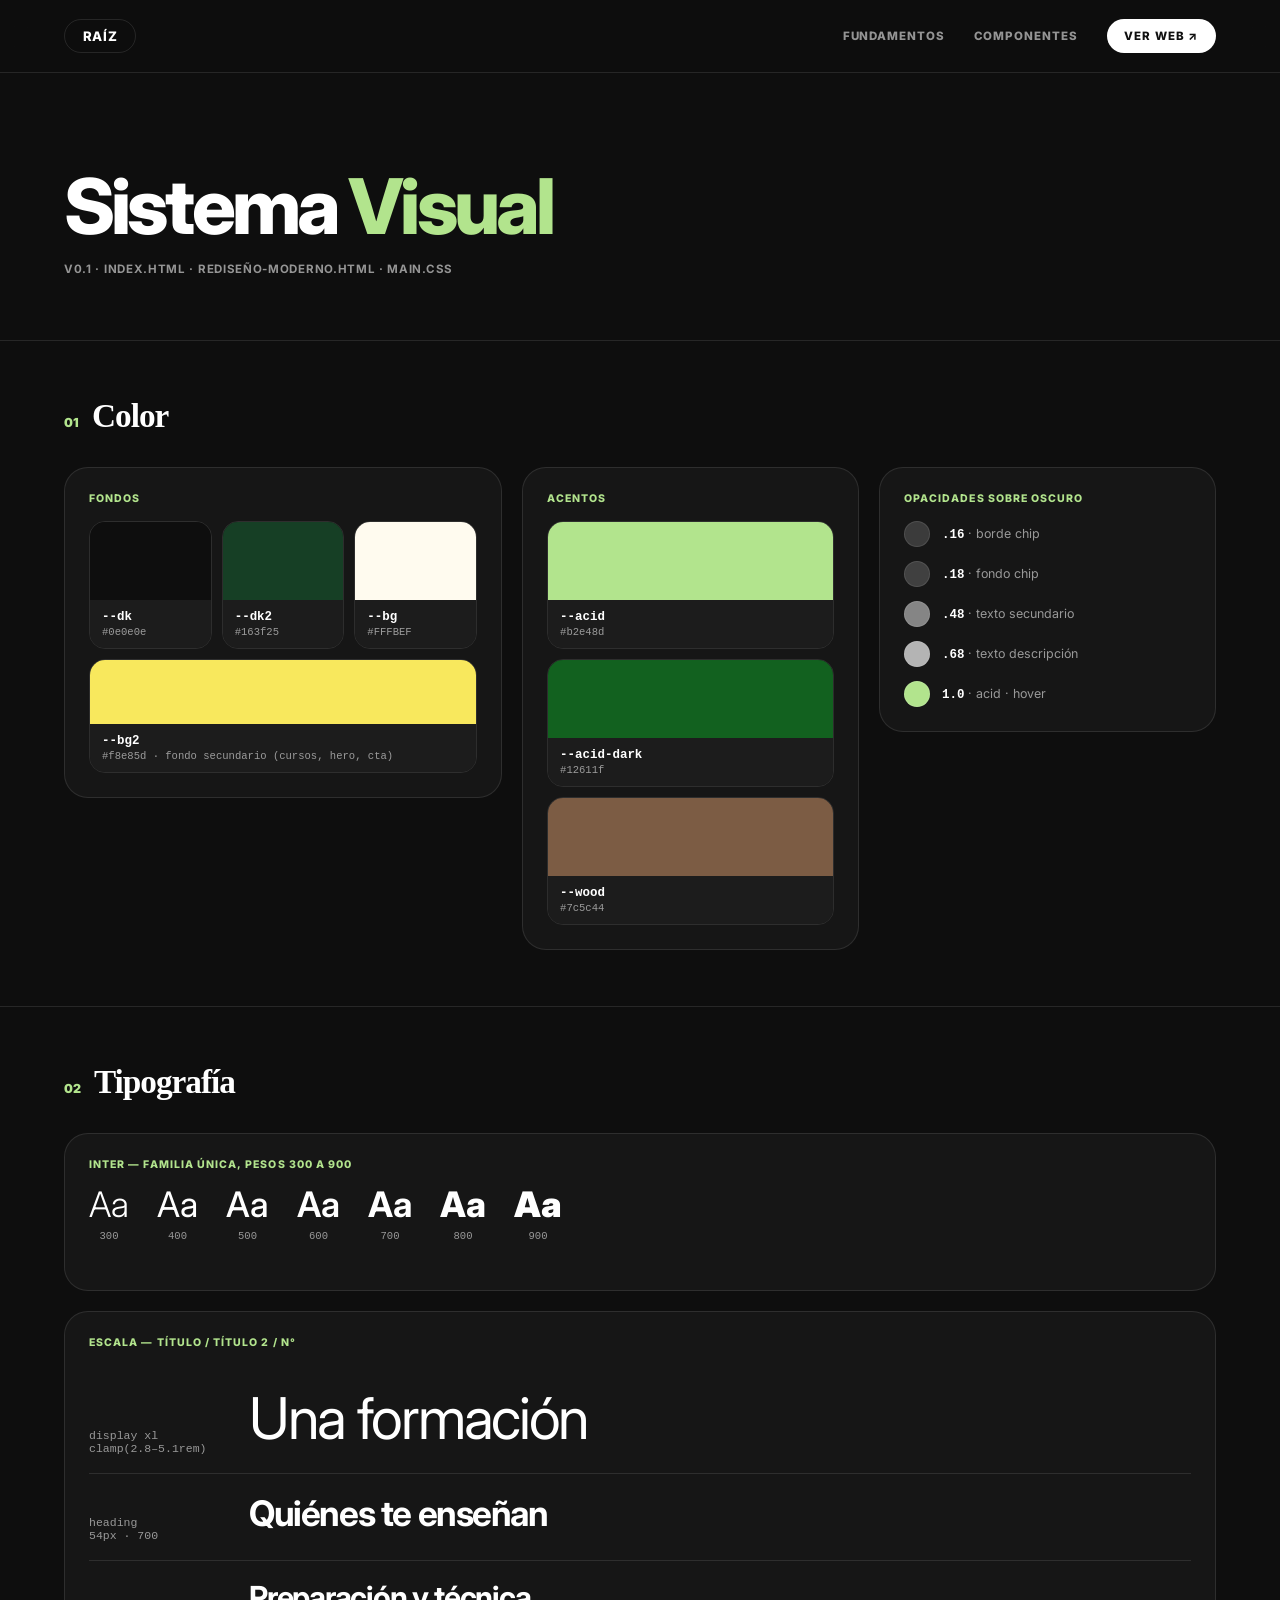
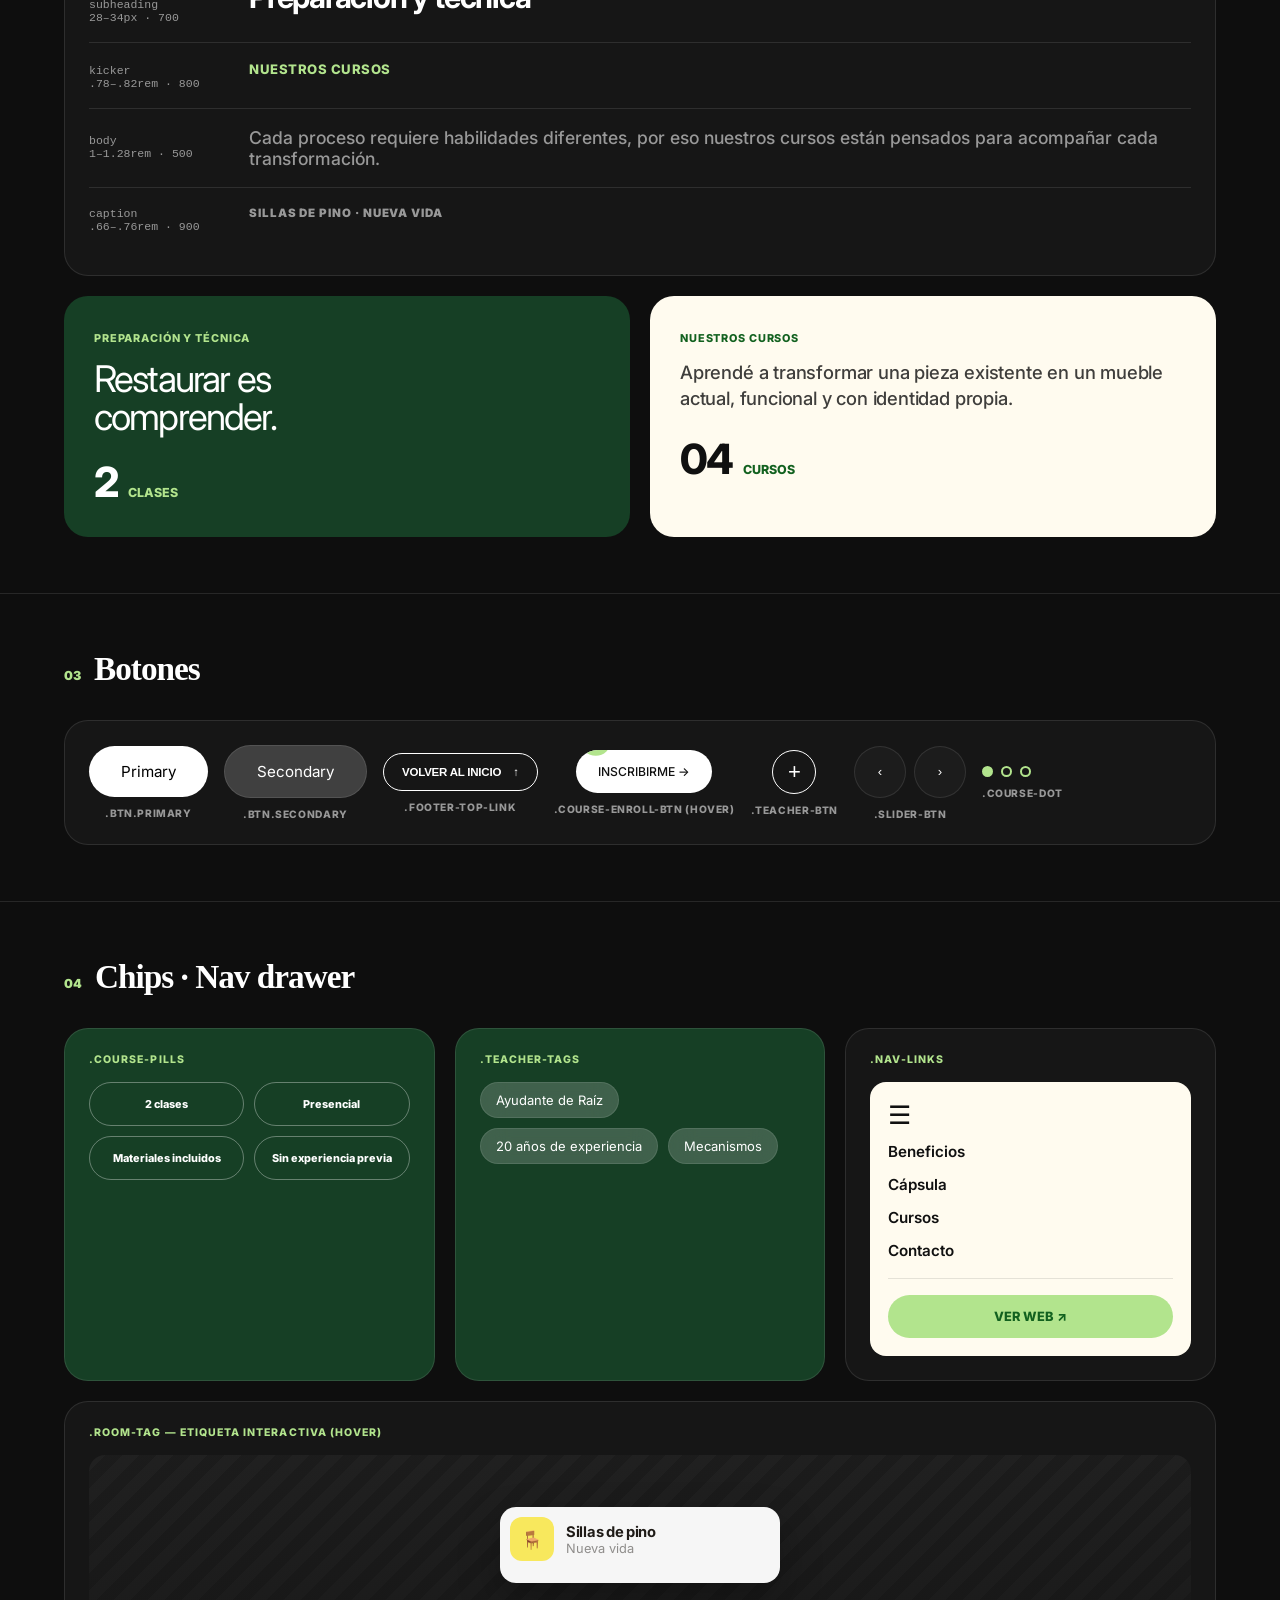
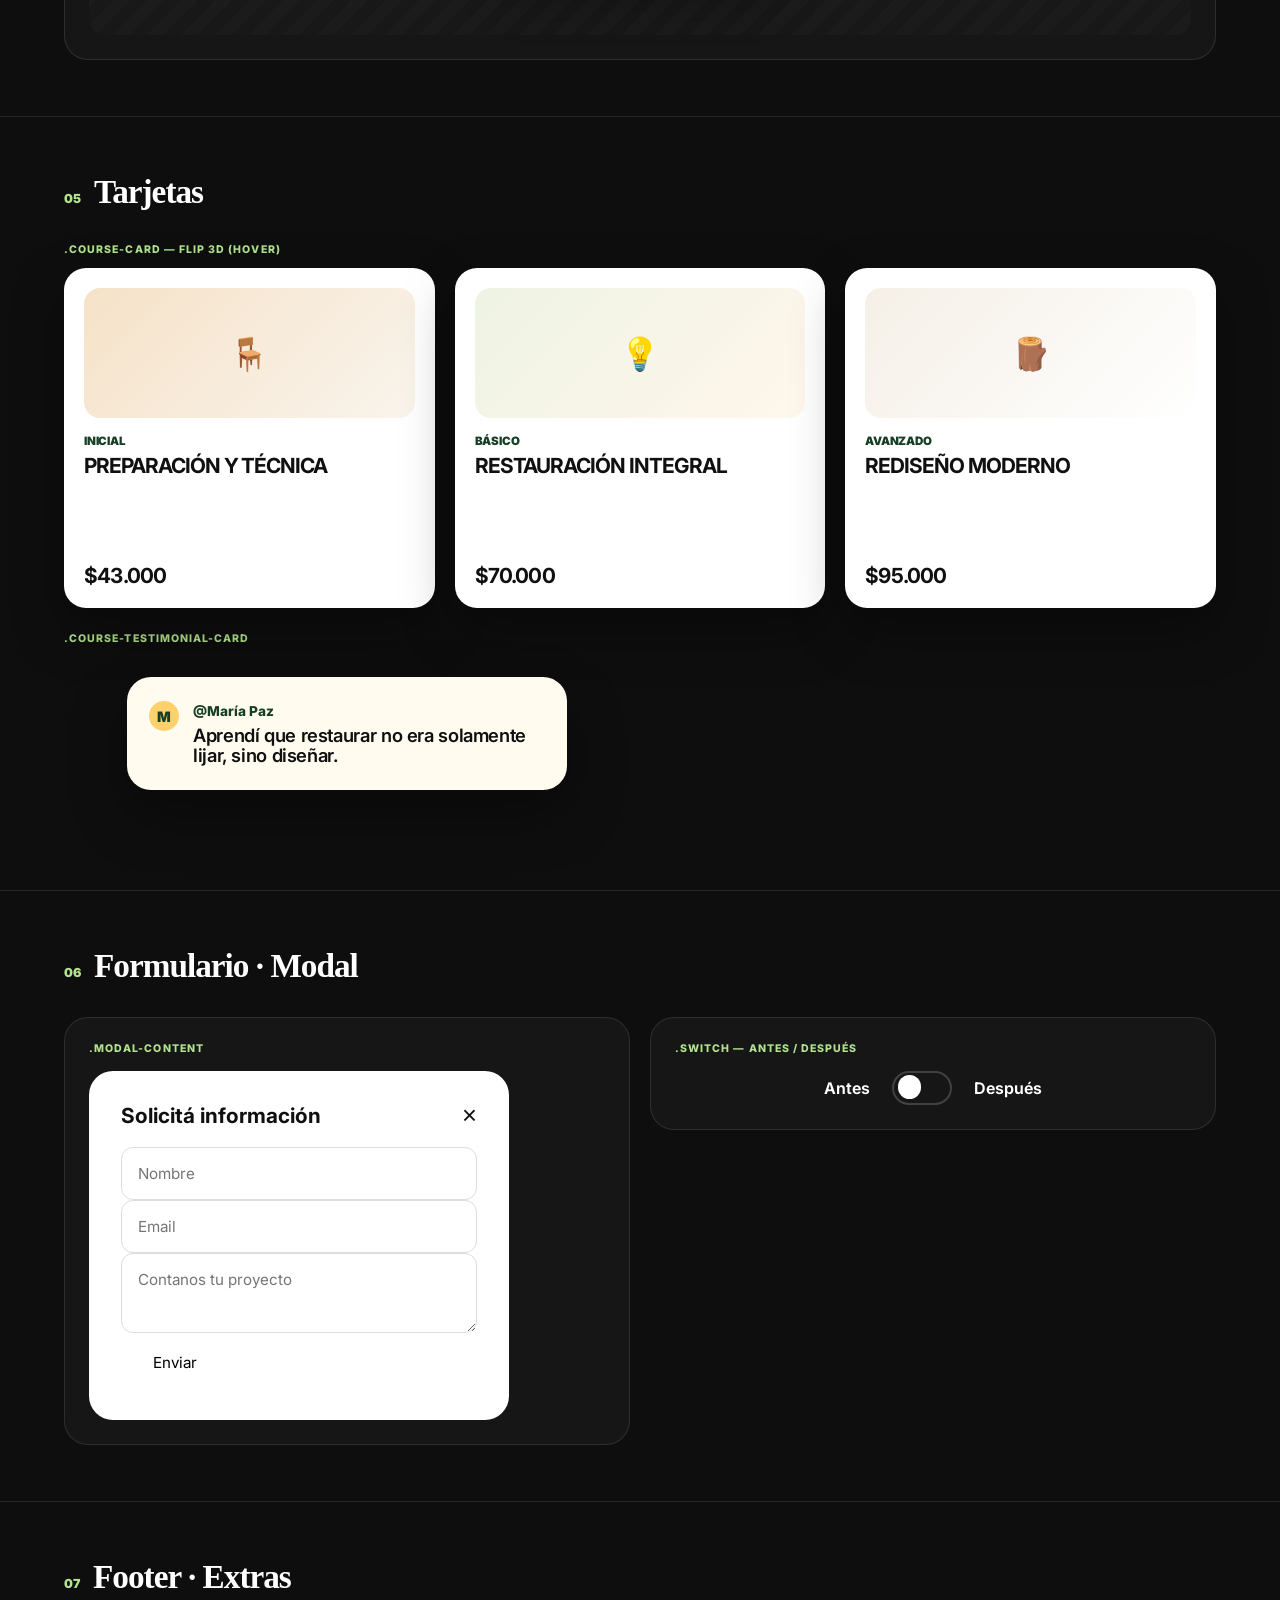
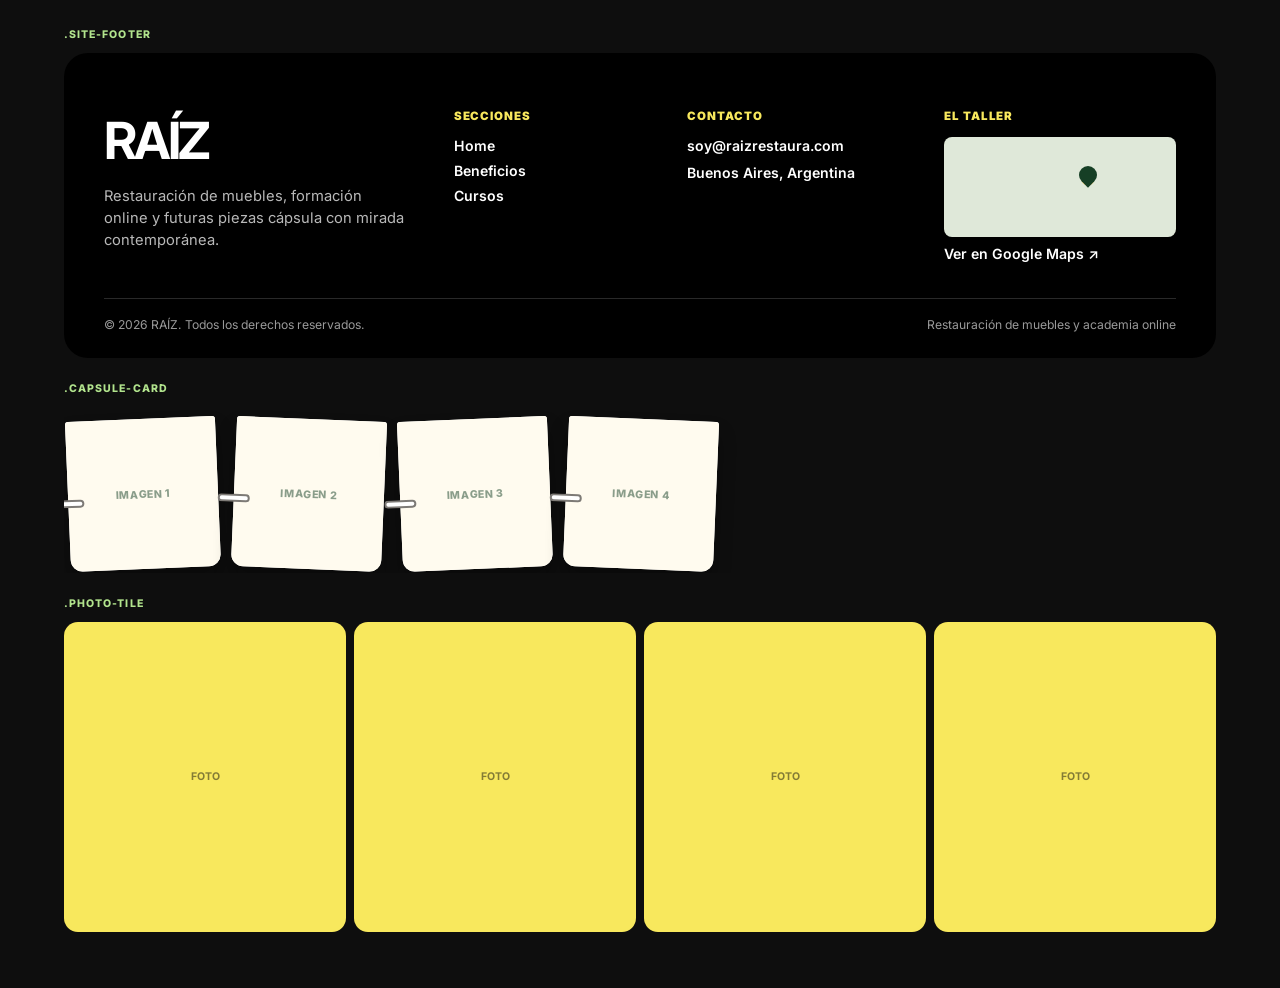
<file: bibliotecaui.html>
<!DOCTYPE html>
<html lang="es">
<head>
<meta charset="UTF-8">
<meta name="viewport" content="width=device-width, initial-scale=1.0">
<title>Sistema Visual | RAÍZ</title>

<link rel="preconnect" href="https://fonts.googleapis.com">
<link href="https://fonts.googleapis.com/css2?family=Inter:wght@300;400;500;600;700;800;900&display=swap" rel="stylesheet">

<style>
/* ========================================================
   SISTEMA VISUAL — RAÍZ
   Tokens y componentes extraídos de index.html y rediseño-moderno.html
   ======================================================== */

:root{
    /* fondos reales del sitio */
    --dk:#0e0e0e;
    --dk2:#163f25;
    --bg:#FFFBEF;
    --bg2:#f8e85d;
    --sr:#9b8d82;

    /* acentos reales del sitio */
    --acid:#b2e48d;
    --acid-dark:#12611F;
    --wood:#7c5c44;

    --white:#ffffff;
    --black:#101010;

    /* superficie de esta página (documentación, tema oscuro) */
    --panel:#161616;
    --panel-2:#1c1c1c;
    --border:rgba(255,255,255,.1);
    --text-muted:rgba(255,255,255,.56);

    --radius-lg:24px;
    --radius-md:16px;
    --radius-sm:10px;
}

*{margin:0;padding:0;box-sizing:border-box;}

html{scroll-behavior:smooth;}

body{
    font-family:'Inter',sans-serif;
    background:var(--dk);
    color:var(--white);
    -webkit-font-smoothing:antialiased;
    overflow-x:hidden;
}

.container{
    width:min(1200px,90%);
    margin:auto;
}

img{max-width:100%;display:block;}

a{text-decoration:none;color:inherit;}

/* ========================================================
   HEADER
   ======================================================== */

.ui-header{
    position:sticky;
    top:0;
    z-index:100;
    background:rgba(14,14,14,.72);
    backdrop-filter:blur(16px);
    border-bottom:1px solid var(--border);
}

.ui-header-inner{
    height:72px;
    display:flex;
    align-items:center;
    justify-content:space-between;
}

.ui-logo{
    padding:.5rem 1.1rem;
    border:1px solid var(--border);
    border-radius:999px;
    font-weight:800;
    font-size:.82rem;
    letter-spacing:.06em;
}

.ui-nav{
    display:flex;
    align-items:center;
    gap:1.8rem;
}

.ui-nav a{
    font-size:.72rem;
    font-weight:800;
    letter-spacing:.08em;
    text-transform:uppercase;
    color:var(--text-muted);
    transition:color .25s ease;
}

.ui-nav a:hover{
    color:var(--white);
}

.ui-nav-cta{
    padding:.65rem 1.1rem !important;
    border-radius:999px;
    background:var(--white);
    color:var(--black) !important;
    display:inline-flex;
    align-items:center;
    gap:.4rem;
    white-space:nowrap;
}

@media (max-width:640px){
    .ui-header-inner{
        height:auto;
        min-height:64px;
        flex-wrap:wrap;
        gap:10px;
        padding:12px 0;
    }
    .ui-nav{
        gap:.9rem;
        flex-wrap:wrap;
        width:100%;
        justify-content:flex-start;
    }
    .ui-nav a{font-size:.66rem;}
}

/* ========================================================
   TITULO / INTRO
   ======================================================== */

.ui-hero{
    padding:96px 0 64px;
}

.ui-title{
    font-size:clamp(2.6rem, 6vw, 5rem);
    font-weight:800;
    letter-spacing:-.05em;
    line-height:1;
}

.ui-title span{
    color:var(--acid);
}

.ui-meta{
    margin-top:16px;
    font-size:.72rem;
    font-weight:700;
    letter-spacing:.06em;
    text-transform:uppercase;
    color:var(--text-muted);
}

/* ========================================================
   SECCIONES / BLOQUES REUTILIZABLES
   ======================================================== */

.ui-section{
    padding:56px 0;
    border-top:1px solid var(--border);
}

.ui-section .container > .ui-section-head{
    margin-bottom:32px;
}

.ui-section-head{
    display:flex;
    align-items:baseline;
    gap:12px;
}

.ui-section-num{
    color:var(--acid);
    font-size:.78rem;
    font-weight:900;
    letter-spacing:.04em;
}

.ui-section-head h2{
    font-size:clamp(1.5rem, 2.6vw, 2.1rem);
    font-weight:800;
    letter-spacing:-.03em;
    font-family:Georgia, 'Times New Roman', serif;
}

.ui-panel{
    background:var(--panel);
    border:1px solid var(--border);
    border-radius:var(--radius-lg);
    padding:24px;
}

.ui-panel-label{
    font-size:.66rem;
    font-weight:800;
    letter-spacing:.1em;
    text-transform:uppercase;
    color:var(--acid);
    margin-bottom:16px;
}

/* ========================================================
   01 · COLOR
   ======================================================== */

.ui-color-grid{
    display:grid;
    grid-template-columns:1.3fr 1fr 1fr;
    gap:20px;
    align-items:start;
}

.ui-swatch-row{
    display:grid;
    grid-template-columns:repeat(3, 1fr);
    gap:10px;
}

.ui-swatch{
    border-radius:var(--radius-md);
    overflow:hidden;
    border:1px solid var(--border);
}

.ui-swatch-fill{
    height:78px;
}

.ui-swatch-tag{
    padding:10px 12px;
    background:var(--panel-2);
}

.ui-swatch-tag strong{
    display:block;
    font-size:.78rem;
    font-weight:800;
    font-family:'Courier New', monospace;
}

.ui-swatch-tag small{
    display:block;
    margin-top:2px;
    font-size:.66rem;
    color:var(--text-muted);
    font-family:'Courier New', monospace;
}

.ui-swatch-wide{
    margin-top:10px;
}

.ui-swatch-wide .ui-swatch-fill{
    height:64px;
}

.ui-opacity-list{
    display:flex;
    flex-direction:column;
    gap:14px;
}

.ui-opacity-row{
    display:flex;
    align-items:center;
    gap:12px;
}

.ui-opacity-dot{
    width:26px;
    height:26px;
    border-radius:50%;
    flex-shrink:0;
    border:1px solid var(--border);
    background:var(--white);
}

.ui-opacity-row span{
    font-size:.78rem;
    color:var(--text-muted);
}

.ui-opacity-row strong{
    color:var(--white);
    font-family:'Courier New', monospace;
    font-weight:700;
}

@media (max-width:900px){
    .ui-color-grid{grid-template-columns:1fr;}
}

@media (max-width:480px){
    .ui-swatch-row{grid-template-columns:1fr 1fr;}
}

@media (max-width:600px){
    .ui-hero{padding:56px 0 36px;}
    .ui-section{padding:36px 0;}
    .ui-panel{padding:18px;}
}

/* ========================================================
   02 · TIPOGRAFÍA
   ======================================================== */

.ui-type-family{
    display:flex;
    flex-wrap:wrap;
    align-items:flex-end;
    gap:28px;
    margin-bottom:24px;
}

.ui-type-family .ui-weight{
    text-align:center;
}

.ui-weight span{
    display:block;
    font-size:2.2rem;
    line-height:1;
}

.ui-weight small{
    display:block;
    margin-top:8px;
    font-size:.66rem;
    color:var(--text-muted);
    font-family:'Courier New', monospace;
}

.ui-type-scale{
    display:flex;
    flex-direction:column;
    gap:0;
}

.ui-type-row{
    display:grid;
    grid-template-columns:140px 1fr;
    gap:20px;
    align-items:baseline;
    padding:18px 0;
    border-top:1px solid var(--border);
}

.ui-type-row:first-child{border-top:0;}

.ui-type-row small{
    font-family:'Courier New', monospace;
    color:var(--text-muted);
    font-size:.72rem;
}

.ui-type-row .sample{
    letter-spacing:-.04em;
    color:var(--white);
}

.ui-type-features{
    display:grid;
    grid-template-columns:1fr 1fr;
    gap:20px;
    margin-top:20px;
}

.ui-feature-card{
    border-radius:var(--radius-lg);
    padding:30px;
}

.ui-feature-card.dark{
    background:var(--dk2);
    color:var(--white);
}

.ui-feature-card.cream{
    background:var(--bg);
    color:var(--black);
}

.ui-feature-card .kicker{
    font-size:.68rem;
    font-weight:800;
    letter-spacing:.08em;
    text-transform:uppercase;
}

.ui-feature-card.dark .kicker{color:var(--acid);}
.ui-feature-card.cream .kicker{color:var(--acid-dark);}

.ui-feature-card h3{
    margin-top:14px;
    font-size:clamp(1.6rem, 3vw, 2.3rem);
    font-weight:400;
    line-height:1.02;
    letter-spacing:-.05em;
}

.ui-feature-card p{
    margin-top:16px;
    font-size:.95rem;
    line-height:1.4;
    opacity:.8;
}

.ui-feature-stat{
    margin-top:22px;
    display:flex;
    align-items:baseline;
    gap:10px;
}

.ui-feature-stat strong{
    font-size:2.6rem;
    font-weight:800;
    letter-spacing:-.04em;
}

.ui-feature-stat span{
    font-size:.78rem;
    font-weight:800;
    text-transform:uppercase;
    color:var(--acid-dark);
}

.ui-feature-card.dark .ui-feature-stat span{color:var(--acid);}

@media (max-width:800px){
    .ui-type-features{grid-template-columns:1fr;}
    .ui-type-row{grid-template-columns:1fr;}
}

/* ========================================================
   03 · BOTONES
   ======================================================== */

.ui-btn-row{
    display:flex;
    flex-wrap:wrap;
    align-items:center;
    gap:16px;
}

.ui-btn-row .ui-btn-tag{
    font-size:.64rem;
    font-weight:800;
    letter-spacing:.06em;
    text-transform:uppercase;
    color:var(--text-muted);
    display:block;
    margin-top:10px;
    text-align:center;
}

.ui-btn-item{text-align:center;}

/* .btn — botón base del sitio */
.btn{
    padding:1rem 2rem;
    border-radius:999px;
    transition:0.5s;
    cursor:pointer;
    border:0;
    font-family:inherit;
    font-size:.95rem;
}

.btn.primary{
    background:#ffffff;
    color:#000000;
}

.btn.secondary{
    background:rgba(255, 255, 255, 0.18);
    color:var(--white);
    border:1px solid var(--border);
}

.btn:hover{
    transform:translateY(-3px);
}

/* .footer-top-link — pill con borde, usado como btn-dark */
.ui-btn-dark{
    display:inline-flex;
    align-items:center;
    gap:12px;
    padding:12px 18px;
    border:1px solid var(--white);
    border-radius:999px;
    color:var(--white);
    font-size:.72rem;
    font-weight:800;
    text-transform:uppercase;
    letter-spacing:-.02em;
    background:transparent;
    cursor:pointer;
    transition:background .25s ease, color .25s ease;
}

.ui-btn-dark:hover{
    background:var(--acid-dark);
    color:var(--acid);
}

/* .course-enroll-btn — botón magnético con círculos */
.course-enroll-btn{
    position:relative;
    display:inline-flex;
    align-items:center;
    justify-content:center;
    padding:14px 22px;
    border-radius:999px;
    background:#fff;
    color:#101010;
    font-size:.76rem;
    font-weight:500;
    text-transform:uppercase;
    overflow:hidden;
    cursor:pointer;
    border:0;
    font-family:inherit;
}

.course-enroll-btn span:not(.text){
    position:absolute;
    left:50%;
    top:50%;
    width:30px;
    height:30px;
    border-radius:50%;
    background:#b2e48d;
    transition:.6s ease;
    pointer-events:none;
}

.course-enroll-btn .text{
    position:relative;
    z-index:2;
    color:#101010;
}

.course-enroll-btn .circle1{transform:translate(-5.2em, -3.8em);}
.course-enroll-btn .circle2{transform:translate(-6.3em, 1.75em);}
.course-enroll-btn .circle3{transform:translate(-.35em, 2.35em);}
.course-enroll-btn .circle4{transform:translate(5.35em, 1.75em);}
.course-enroll-btn .circle5{transform:translate(5.35em, -3.8em);}

.course-enroll-btn:hover span:not(.text){
    transform:translate(-50%, -50%) scale(8);
    transition:1.5s ease;
}

/* .course-dot — indicador de testimonios */
.course-dot{
    width:11px;
    height:11px;
    padding:0;
    border:2px solid var(--acid);
    border-radius:50%;
    background:transparent;
    cursor:pointer;
}

.course-dot.active{
    background:var(--acid);
}

/* .teacher-btn — botón circular "+" */
.ui-teacher-btn{
    width:44px;
    height:44px;
    border-radius:50%;
    border:1px solid var(--white);
    background:transparent;
    color:var(--white);
    cursor:pointer;
    font-size:22px;
    transition:.45s;
}

.ui-teacher-btn:hover{
    background:var(--white);
    color:var(--black);
}

/* .slider-btn — flechas del carrusel de testimonios */
.ui-slider-btn{
    width:52px;
    height:52px;
    border-radius:50%;
    border:1px solid var(--border);
    background:var(--panel-2);
    cursor:pointer;
    display:flex;
    align-items:center;
    justify-content:center;
    color:var(--white);
    transition:.3s;
}

.ui-slider-btn:hover{
    transform:scale(1.12);
    border-color:var(--acid);
    color:var(--acid);
}

/* ========================================================
   04 · CHIPS / NAV DRAWER
   ======================================================== */

.ui-chip-grid{
    display:grid;
    grid-template-columns:1fr 1fr 1fr;
    gap:20px;
}

/* .course-pills — chips en tarjeta oscura */
.course-pills{
    display:grid;
    grid-template-columns:repeat(2, 1fr);
    gap:10px;
}

.course-pills small{
    min-height:44px;
    padding:0 10px;
    border:1px solid rgba(255, 255, 255, .34);
    border-radius:999px;
    display:grid;
    place-items:center;
    color:#fff;
    font-size:.68rem;
    font-weight:800;
    text-align:center;
}

/* .teacher-tags — chips translúcidos con blur */
.ui-teacher-tags{
    display:flex;
    gap:10px;
    flex-wrap:wrap;
}

.ui-teacher-tags span{
    padding:9px 15px;
    border-radius:100px;
    background:rgba(255,255,255,.18);
    backdrop-filter:blur(14px);
    font-size:13px;
    color:white;
    border:1px solid var(--border);
}

/* .nav-links — drawer móvil */
.ui-drawer-demo{
    background:var(--bg);
    border-radius:var(--radius-md);
    padding:18px;
    color:var(--black);
}

.ui-hamburger{
    background:none;
    border:none;
    font-size:1.6rem;
    color:var(--black);
    cursor:pointer;
    margin-bottom:12px;
}

.ui-nav-links{
    display:flex;
    flex-direction:column;
    gap:14px;
}

.ui-nav-links a{
    font-size:.95rem;
    font-weight:600;
    color:var(--black);
}

.ui-nav-cta-block{
    margin-top:18px;
    padding-top:16px;
    border-top:1px solid rgba(0,0,0,.1);
}

.ui-cta-pill{
    display:block;
    text-align:center;
    padding:14px;
    border-radius:999px;
    background:var(--acid);
    color:var(--acid-dark);
    font-weight:800;
    font-size:.8rem;
    text-transform:uppercase;
}

/* .room-tag — etiqueta interactiva sobre imagen */
.ui-room-demo{
    position:relative;
    min-height:180px;
    border-radius:var(--radius-md);
    background:
        linear-gradient(rgba(14,14,14,.35), rgba(14,14,14,.55)),
        repeating-linear-gradient(135deg, #2a2a2a 0 12px, #232323 12px 24px);
    display:flex;
    align-items:center;
    justify-content:center;
    padding:20px;
}

.room-tag{
    position:relative;
    width:100%;
    max-width:280px;
    padding:10px 14px 10px 10px;
    border:0;
    border-radius:16px;
    background:rgba(255, 255, 255, .96);
    color:#1f1b17;
    display:grid;
    grid-template-columns:44px 1fr;
    gap:12px;
    align-items:center;
    text-align:left;
    box-shadow:0 18px 42px rgba(0,0,0,.28);
    cursor:pointer;
}

.room-tag-media{
    width:44px;
    height:44px;
    border-radius:12px;
    background:var(--bg2);
    display:grid;
    place-items:center;
    font-size:1.1rem;
}

.room-tag-copy strong{
    display:block;
    font-size:.92rem;
    font-weight:700;
    letter-spacing:-.02em;
}

.room-tag-copy small{
    display:block;
    font-size:.8rem;
    color:rgba(31, 27, 23, .48);
}

.room-tag-description{
    grid-column:1 / -1;
    max-height:0;
    overflow:hidden;
    opacity:0;
    font-size:.8rem;
    line-height:1.35;
    color:rgba(31, 27, 23, .68);
    transition:max-height .3s ease, opacity .25s ease, margin-top .3s ease;
}

.room-tag:hover .room-tag-description{
    max-height:80px;
    opacity:1;
    margin-top:6px;
}

@media (max-width:900px){
    .ui-chip-grid{grid-template-columns:1fr;}
}

/* ========================================================
   05 · TARJETAS
   ======================================================== */

.ui-card-grid{
    display:grid;
    grid-template-columns:repeat(3, 1fr);
    gap:20px;
}

/* .course-card — flip 3D */
.course-card{
    min-height:340px;
    perspective:1400px;
}

.course-card-inner{
    position:relative;
    width:100%;
    height:100%;
    min-height:340px;
    transform-style:preserve-3d;
    transition:transform .8s cubic-bezier(.22,1,.36,1);
}

.course-card:hover .course-card-inner{
    transform:rotateY(180deg);
}

.course-card-face{
    position:absolute;
    inset:0;
    border-radius:22px;
    padding:20px;
    overflow:hidden;
    backface-visibility:hidden;
    box-shadow:0 22px 52px rgba(0,0,0,.35);
}

.course-card-front{
    background:#fff;
    color:#101010;
    display:flex;
    flex-direction:column;
}

.course-card-image{
    height:130px;
    margin-bottom:16px;
    border-radius:16px;
    background:linear-gradient(135deg, #f6e2c8, #f9f4ec);
    display:grid;
    place-items:center;
    font-size:2rem;
}

.course-card-front span{
    color:#163f25;
    font-size:.72rem;
    font-weight:900;
    letter-spacing:-.02em;
    text-transform:uppercase;
}

.course-card-front h3{
    margin:8px 0 0;
    font-size:1.3rem;
    line-height:1;
    letter-spacing:-.05em;
    text-transform:uppercase;
}

.course-card-front strong{
    margin-top:auto;
    font-size:1.3rem;
    letter-spacing:-.04em;
}

.course-card-back{
    background:#163f25;
    color:#fff;
    transform:rotateY(180deg);
    display:flex;
    flex-direction:column;
}

.course-card-back span{
    color:#b2e48d;
    font-size:.72rem;
    font-weight:900;
    text-transform:uppercase;
}

.course-card-back h3{
    margin:8px 0 16px;
    font-size:1.5rem;
    letter-spacing:-.05em;
    text-transform:uppercase;
}

/* .concept-card — flip front/back */
.concept-card{
    perspective:1600px;
    cursor:pointer;
}

.concept-card-inner{
    position:relative;
    width:100%;
    height:230px;
    transform-style:preserve-3d;
    transition:transform .8s cubic-bezier(.22,.61,.36,1);
}

.concept-card:hover .concept-card-inner{
    transform:rotateY(180deg);
}

.concept-front,
.concept-back{
    position:absolute;
    inset:0;
    border-radius:18px;
    overflow:hidden;
    backface-visibility:hidden;
    padding:22px;
}

.concept-front{
    background:#ECE8E2;
    color:#181818;
    display:flex;
    flex-direction:column;
    justify-content:space-between;
}

.concept-front h3{
    font-size:1.4rem;
    font-weight:700;
}

.concept-front .ph{
    align-self:flex-end;
    font-size:2.4rem;
    opacity:.5;
}

.concept-back{
    background:#F26522;
    transform:rotateY(180deg);
    display:flex;
    flex-direction:column;
    justify-content:center;
    align-items:center;
    text-align:center;
    color:#fff;
}

.concept-back h4{font-size:1.3rem;font-weight:700;margin-bottom:8px;}
.concept-back span{width:44px;height:2px;background:#fff;display:block;margin-bottom:10px;}
.concept-back p{font-size:.82rem;line-height:1.5;}

/* .testimonial-card */
.testimonial-card{
    background:#fff;
    border:1px solid #d8cec3;
    border-radius:20px;
    padding:28px;
    color:#2d2019;
}

.testimonial-card .quote{
    font-size:2.6rem;
    line-height:1;
    color:#7c5c44;
    font-family:Georgia, serif;
    margin-bottom:10px;
}

.testimonial-card p{font-size:1.02rem;line-height:1.5;}

.testimonial-card .author{margin-top:20px;}
.testimonial-card .author strong{display:block;font-size:1rem;}
.testimonial-card .author span{font-size:.82rem;color:#9b8d82;}

/* .course-testimonial-card — pin flotante */
.ui-course-testimonial-wrap{
    display:flex;
    justify-content:center;
    padding:20px 0;
}

.course-testimonial-card{
    position:relative;
    width:min(440px, 100%);
    padding:26px 30px 24px 66px;
    border-radius:24px;
    background:var(--bg);
    color:#101010;
    box-shadow:0 24px 54px rgba(0,0,0,.35);
}

.course-testimonial-pin{
    position:absolute;
    top:24px;
    left:22px;
    width:30px;
    height:30px;
    border-radius:50%;
    background:#FFD16D;
    display:grid;
    place-items:center;
    font-weight:900;
    font-size:.9rem;
    color:#163f25;
}

.course-testimonial-card strong{display:block;color:#163f25;font-size:.85rem;font-weight:800;margin-bottom:6px;}
.course-testimonial-card p{font-size:1.15rem;font-weight:600;letter-spacing:-.02em;line-height:1.1;}

/* .teacher-card — acordeón */
.ui-teacher-row{
    display:flex;
    gap:10px;
    height:230px;
}

.teacher-card{
    position:relative;
    flex:1;
    border-radius:18px;
    overflow:hidden;
    border:1px solid var(--border);
    background:#2a2a2a;
    display:flex;
    align-items:flex-end;
    padding:16px;
    cursor:pointer;
    transition:flex .55s cubic-bezier(.2,.8,.2,1);
}

.teacher-card.active{
    flex:2.4;
    background:linear-gradient(to top, rgba(0,0,0,.85), rgba(0,0,0,.1)), #6b6b6b;
}

.teacher-card:not(.active):hover{
    flex:1.2;
}

.teacher-card .teacher-number{
    position:absolute;
    top:14px;
    left:14px;
    font-weight:700;
    font-size:1.2rem;
}

.teacher-card:not(.active) .teacher-number{color:var(--white);}

.teacher-card h3{font-size:1.1rem;font-weight:700;display:none;}
.teacher-card.active h3{display:block;font-size:1.6rem;}
.teacher-card.active h4{display:block;font-size:.9rem;font-weight:600;opacity:.85;margin-top:4px;}
.teacher-card h4{display:none;}

@media (max-width:900px){
    .ui-card-grid{grid-template-columns:1fr;}
    .ui-teacher-row{flex-direction:column;height:auto;}
    .teacher-card{height:90px;}
    .teacher-card.active{height:260px;}
}

/* ========================================================
   06 · FORMULARIO / MODAL
   ======================================================== */

.ui-form-grid{
    display:grid;
    grid-template-columns:1fr 1fr;
    gap:20px;
    align-items:start;
}

.modal-content{
    background:white;
    padding:2rem;
    border-radius:24px;
    width:100%;
    max-width:420px;
    color:#101010;
}

@media (max-width:700px){
    .ui-form-grid{grid-template-columns:1fr;}
}

@media (max-width:480px){
    .modal-content{padding:1.4rem;}
}

.modal-content h3{
    margin-bottom:1.2rem;
    font-size:1.3rem;
}

.modal form{
    display:flex;
    flex-direction:column;
    gap:1rem;
}

input,
textarea{
    padding:1rem;
    border:1px solid #ddd;
    border-radius:12px;
    font-family:inherit;
    font-size:.95rem;
    width:100%;
}

textarea{resize:vertical;min-height:80px;}

.close-modal{
    float:right;
    border:none;
    background:none;
    font-size:1.6rem;
    cursor:pointer;
    color:#101010;
    line-height:1;
}

/* .switch — antes / después */
.ui-switch-demo{
    display:flex;
    align-items:center;
    justify-content:center;
    gap:22px;
    height:100%;
}

.ui-switch-demo span{font-weight:646;color:var(--white);}

.switch{
    font-size:17px;
    position:relative;
    display:inline-block;
    width:3.5em;
    height:2em;
}

.switch input{opacity:0;width:0;height:0;}

.slider{
    position:absolute;
    cursor:pointer;
    inset:0;
    border:2px solid #414141;
    border-radius:50px;
    transition:all 0.4s cubic-bezier(0.175, 0.885, 0.32, 1.275);
}

.slider:before{
    position:absolute;
    content:"";
    height:1.4em;
    width:1.4em;
    left:0.2em;
    bottom:0.2em;
    background-color:white;
    border-radius:inherit;
    transition:all 0.4s cubic-bezier(0.23, 1, 0.320, 1);
}

.switch input:checked + .slider{
    box-shadow:0 0 20px rgba(9, 117, 241, 0.8);
    border:2px solid #0974f1;
    background-color:#12611F;
}

.switch input:checked + .slider:before{
    transform:translateX(1.5em);
}

/* ========================================================
   07 · FOOTER + EXTRAS
   ======================================================== */

.ui-footer-demo{
    background:#000000;
    border-radius:var(--radius-lg);
    padding:clamp(36px, 5vw, 56px) clamp(24px, 4vw, 40px) 26px;
}

.ui-footer-grid{
    display:grid;
    grid-template-columns:1.3fr .8fr .9fr 1fr;
    gap:clamp(24px, 4vw, 48px);
}

.ui-footer-grid h3{
    font-size:clamp(2rem, 4vw, 3.2rem);
    letter-spacing:-.06em;
    color:#fff;
    margin-bottom:14px;
}

.ui-footer-grid p{
    color:rgba(255,255,255,.72);
    font-size:.92rem;
    line-height:1.5;
    max-width:300px;
}

.ui-footer-col h4{
    color:#f8e85d;
    font-size:.72rem;
    font-weight:900;
    letter-spacing:.08em;
    text-transform:uppercase;
    margin-bottom:14px;
}

.ui-footer-col a,
.ui-footer-col p.line{
    display:block;
    color:#fff;
    font-size:.88rem;
    font-weight:600;
    margin-top:8px;
}

.ui-footer-map{
    position:relative;
    min-height:100px;
    border-radius:8px;
    background:
        radial-gradient(circle at 62% 42%, rgba(255, 209, 109, .95) 0 6px, transparent 7px),
        #dfe8d9;
    margin-bottom:8px;
}

.ui-footer-map-pin{
    position:absolute;
    top:38%;
    left:62%;
    width:18px;
    height:18px;
    background:#163f25;
    border-radius:50% 50% 50% 0;
    transform:translate(-50%, -50%) rotate(-45deg);
}

.ui-footer-bottom{
    display:flex;
    justify-content:space-between;
    gap:16px;
    margin-top:36px;
    padding-top:18px;
    border-top:1px solid rgba(255,255,255,.16);
    color:rgba(255,255,255,.6);
    font-size:.76rem;
}

@media (max-width:800px){
    .ui-footer-grid{grid-template-columns:1fr 1fr;}
}

@media (max-width:480px){
    .ui-footer-grid{grid-template-columns:1fr;}
    .ui-footer-bottom{flex-direction:column;gap:6px;}
}

/* .capsule-card — carrusel con ganchos */
.ui-capsule-row{
    display:flex;
    gap:16px;
    padding:12px 4px 4px;
    overflow-x:auto;
    -webkit-overflow-scrolling:touch;
}

.capsule-card{
    position:relative;
    flex:0 0 150px;
    height:150px;
    border-radius:3px 3px 12px 12px;
    background:#fff;
    display:grid;
    place-items:center;
    box-shadow:0 12px 18px rgba(0,0,0,.3);
}

.capsule-card:nth-child(2n){transform:rotate(2.4deg);}
.capsule-card:nth-child(2n + 1){transform:rotate(-2.4deg);}

.capsule-placeholder{
    position:absolute;
    inset:0;
    border-radius:inherit;
    background:var(--bg);
    color:rgba(22, 63, 37, .5);
    display:grid;
    place-items:center;
    font-size:.66rem;
    font-weight:800;
    letter-spacing:.06em;
    text-transform:uppercase;
}

.capsule-hook{
    position:absolute;
    top:52%;
    left:-16px;
    width:32px;
    height:8px;
    border:2px solid rgba(39, 34, 28, .6);
    border-radius:999px;
    background:#fff;
    z-index:2;
}

/* .photo-tile */
.ui-photo-row{
    display:grid;
    grid-template-columns:repeat(4, 1fr);
    gap:8px;
}

.photo-tile{
    aspect-ratio:1/1.1;
    border-radius:14px;
    background:var(--bg2);
    display:grid;
    place-items:center;
    color:rgba(14,14,14,.5);
    font-size:.66rem;
    font-weight:700;
    text-transform:uppercase;
}

@media (max-width:700px){
    .ui-photo-row{grid-template-columns:repeat(2, 1fr);}
}

</style>
</head>

<body>

    <!-- HEADER -->
    <header class="ui-header">
        <div class="ui-header-inner container">
            <span class="ui-logo">RAÍZ</span>

            <nav class="ui-nav">
                <a href="#fundamentos">Fundamentos</a>
                <a href="#componentes">Componentes</a>
                <a class="ui-nav-cta" href="index.html">Ver web ↗</a>
            </nav>
        </div>
    </header>

    <main>

        <!-- TITULO -->
        <section class="ui-hero container">
            <h1 class="ui-title">Sistema <span>Visual</span></h1>
            <p class="ui-meta">v0.1 · index.html · rediseño-moderno.html · main.css</p>
        </section>

        <!-- 01 COLOR -->
        <section class="ui-section" id="fundamentos">
            <div class="container">

                <div class="ui-section-head">
                    <span class="ui-section-num">01</span>
                    <h2>Color</h2>
                </div>

                <div class="ui-color-grid">

                    <div class="ui-panel">
                        <p class="ui-panel-label">Fondos</p>

                        <div class="ui-swatch-row">
                            <div class="ui-swatch">
                                <div class="ui-swatch-fill" style="background:#0e0e0e"></div>
                                <div class="ui-swatch-tag"><strong>--dk</strong><small>#0e0e0e</small></div>
                            </div>
                            <div class="ui-swatch">
                                <div class="ui-swatch-fill" style="background:#163f25"></div>
                                <div class="ui-swatch-tag"><strong>--dk2</strong><small>#163f25</small></div>
                            </div>
                            <div class="ui-swatch">
                                <div class="ui-swatch-fill" style="background:#FFFBEF"></div>
                                <div class="ui-swatch-tag"><strong>--bg</strong><small>#FFFBEF</small></div>
                            </div>
                        </div>

                        <div class="ui-swatch ui-swatch-wide">
                            <div class="ui-swatch-fill" style="background:#f8e85d"></div>
                            <div class="ui-swatch-tag"><strong>--bg2</strong><small>#f8e85d · fondo secundario (cursos, hero, cta)</small></div>
                        </div>
                    </div>

                    <div class="ui-panel">
                        <p class="ui-panel-label">Acentos</p>

                        <div class="ui-swatch-row" style="grid-template-columns:1fr;gap:10px;">
                            <div class="ui-swatch">
                                <div class="ui-swatch-fill" style="background:#b2e48d"></div>
                                <div class="ui-swatch-tag"><strong>--acid</strong><small>#b2e48d</small></div>
                            </div>
                            <div class="ui-swatch">
                                <div class="ui-swatch-fill" style="background:#12611F"></div>
                                <div class="ui-swatch-tag"><strong>--acid-dark</strong><small>#12611f</small></div>
                            </div>
                            <div class="ui-swatch">
                                <div class="ui-swatch-fill" style="background:#7c5c44"></div>
                                <div class="ui-swatch-tag"><strong>--wood</strong><small>#7c5c44</small></div>
                            </div>
                        </div>
                    </div>

                    <div class="ui-panel">
                        <p class="ui-panel-label">Opacidades sobre oscuro</p>

                        <div class="ui-opacity-list">
                            <div class="ui-opacity-row">
                                <span class="ui-opacity-dot" style="background:rgba(255,255,255,.16)"></span>
                                <span><strong>.16</strong> · borde chip</span>
                            </div>
                            <div class="ui-opacity-row">
                                <span class="ui-opacity-dot" style="background:rgba(255,255,255,.18)"></span>
                                <span><strong>.18</strong> · fondo chip</span>
                            </div>
                            <div class="ui-opacity-row">
                                <span class="ui-opacity-dot" style="background:rgba(255,255,255,.48)"></span>
                                <span><strong>.48</strong> · texto secundario</span>
                            </div>
                            <div class="ui-opacity-row">
                                <span class="ui-opacity-dot" style="background:rgba(255,255,255,.68)"></span>
                                <span><strong>.68</strong> · texto descripción</span>
                            </div>
                            <div class="ui-opacity-row">
                                <span class="ui-opacity-dot" style="background:#b2e48d"></span>
                                <span><strong>1.0</strong> · acid · hover</span>
                            </div>
                        </div>
                    </div>

                </div>

            </div>
        </section>

        <!-- 02 TIPOGRAFÍA -->
        <section class="ui-section">
            <div class="container">

                <div class="ui-section-head">
                    <span class="ui-section-num">02</span>
                    <h2>Tipografía</h2>
                </div>

                <div class="ui-panel" style="margin-bottom:20px;">
                    <p class="ui-panel-label">Inter — familia única, pesos 300 a 900</p>
                    <div class="ui-type-family">
                        <div class="ui-weight"><span style="font-weight:300;">Aa</span><small>300</small></div>
                        <div class="ui-weight"><span style="font-weight:400;">Aa</span><small>400</small></div>
                        <div class="ui-weight"><span style="font-weight:500;">Aa</span><small>500</small></div>
                        <div class="ui-weight"><span style="font-weight:600;">Aa</span><small>600</small></div>
                        <div class="ui-weight"><span style="font-weight:700;">Aa</span><small>700</small></div>
                        <div class="ui-weight"><span style="font-weight:800;">Aa</span><small>800</small></div>
                        <div class="ui-weight"><span style="font-weight:900;">Aa</span><small>900</small></div>
                    </div>
                </div>

                <div class="ui-panel" style="margin-bottom:20px;">
                    <p class="ui-panel-label">Escala — título / título 2 / n°</p>

                    <div class="ui-type-scale">
                        <div class="ui-type-row">
                            <small>display xl<br>clamp(2.8–5.1rem)</small>
                            <p class="sample" style="font-size:clamp(2rem,5vw,3.6rem);font-weight:400;">Una formación</p>
                        </div>
                        <div class="ui-type-row">
                            <small>heading<br>54px · 700</small>
                            <p class="sample" style="font-size:2.2rem;font-weight:700;">Quiénes te enseñan</p>
                        </div>
                        <div class="ui-type-row">
                            <small>subheading<br>28–34px · 700</small>
                            <p class="sample" style="font-size:1.9rem;font-weight:700;">Preparación y técnica</p>
                        </div>
                        <div class="ui-type-row">
                            <small>kicker<br>.78–.82rem · 800</small>
                            <p class="sample" style="font-size:.82rem;font-weight:800;letter-spacing:.04em;text-transform:uppercase;color:var(--acid);">Nuestros cursos</p>
                        </div>
                        <div class="ui-type-row">
                            <small>body<br>1–1.28rem · 500</small>
                            <p class="sample" style="font-size:1.1rem;font-weight:500;letter-spacing:0;color:var(--text-muted);">Cada proceso requiere habilidades diferentes, por eso nuestros cursos están pensados para acompañar cada transformación.</p>
                        </div>
                        <div class="ui-type-row">
                            <small>caption<br>.66–.76rem · 900</small>
                            <p class="sample" style="font-size:.72rem;font-weight:900;letter-spacing:.08em;text-transform:uppercase;color:var(--text-muted);">Sillas de pino · Nueva vida</p>
                        </div>
                    </div>
                </div>

                <div class="ui-type-features">
                    <div class="ui-feature-card dark">
                        <span class="kicker">Preparación y técnica</span>
                        <h3>Restaurar es<br>comprender.</h3>
                        <div class="ui-feature-stat">
                            <strong>2</strong>
                            <span>Clases</span>
                        </div>
                    </div>

                    <div class="ui-feature-card cream">
                        <span class="kicker">Nuestros cursos</span>
                        <p style="margin-top:14px;font-size:1.15rem;font-weight:500;letter-spacing:-.01em;">Aprendé a transformar una pieza existente en un mueble actual, funcional y con identidad propia.</p>
                        <div class="ui-feature-stat">
                            <strong>04</strong>
                            <span>Cursos</span>
                        </div>
                    </div>
                </div>

            </div>
        </section>

        <!-- 03 BOTONES -->
        <section class="ui-section">
            <div class="container">

                <div class="ui-section-head">
                    <span class="ui-section-num">03</span>
                    <h2>Botones</h2>
                </div>

                <div class="ui-panel">
                    <div class="ui-btn-row">

                        <div class="ui-btn-item">
                            <button class="btn primary">Primary</button>
                            <span class="ui-btn-tag">.btn.primary</span>
                        </div>

                        <div class="ui-btn-item">
                            <button class="btn secondary">Secondary</button>
                            <span class="ui-btn-tag">.btn.secondary</span>
                        </div>

                        <div class="ui-btn-item">
                            <button class="ui-btn-dark">Volver al inicio <span>↑</span></button>
                            <span class="ui-btn-tag">.footer-top-link</span>
                        </div>

                        <div class="ui-btn-item">
                            <button class="course-enroll-btn">
                                <span class="circle1"></span>
                                <span class="circle2"></span>
                                <span class="circle3"></span>
                                <span class="circle4"></span>
                                <span class="circle5"></span>
                                <span class="text">Inscribirme →</span>
                            </button>
                            <span class="ui-btn-tag">.course-enroll-btn (hover)</span>
                        </div>

                        <div class="ui-btn-item">
                            <button class="ui-teacher-btn">+</button>
                            <span class="ui-btn-tag">.teacher-btn</span>
                        </div>

                        <div class="ui-btn-item">
                            <div style="display:flex;gap:8px;">
                                <button class="ui-slider-btn">‹</button>
                                <button class="ui-slider-btn">›</button>
                            </div>
                            <span class="ui-btn-tag">.slider-btn</span>
                        </div>

                        <div class="ui-btn-item">
                            <div style="display:flex;gap:8px;">
                                <button class="course-dot active"></button>
                                <button class="course-dot"></button>
                                <button class="course-dot"></button>
                            </div>
                            <span class="ui-btn-tag">.course-dot</span>
                        </div>

                    </div>
                </div>

            </div>
        </section>

        <!-- 04 CHIPS · NAV DRAWER -->
        <section class="ui-section" id="componentes">
            <div class="container">

                <div class="ui-section-head">
                    <span class="ui-section-num">04</span>
                    <h2>Chips · Nav drawer</h2>
                </div>

                <div class="ui-chip-grid">

                    <div class="ui-panel" style="background:var(--dk2);">
                        <p class="ui-panel-label" style="color:var(--acid);">.course-pills</p>
                        <div class="course-pills">
                            <small>2 clases</small>
                            <small>Presencial</small>
                            <small>Materiales incluidos</small>
                            <small>Sin experiencia previa</small>
                        </div>
                    </div>

                    <div class="ui-panel" style="background:var(--dk2);">
                        <p class="ui-panel-label" style="color:var(--acid);">.teacher-tags</p>
                        <div class="ui-teacher-tags">
                            <span>Ayudante de Raíz</span>
                            <span>20 años de experiencia</span>
                            <span>Mecanismos</span>
                        </div>
                    </div>

                    <div class="ui-panel">
                        <p class="ui-panel-label">.nav-links</p>
                        <div class="ui-drawer-demo">
                            <button class="ui-hamburger">☰</button>
                            <nav class="ui-nav-links">
                                <a href="#">Beneficios</a>
                                <a href="#">Cápsula</a>
                                <a href="#">Cursos</a>
                                <a href="#">Contacto</a>
                            </nav>
                            <div class="ui-nav-cta-block">
                                <a class="ui-cta-pill" href="#">Ver web ↗</a>
                            </div>
                        </div>
                    </div>

                </div>

                <div class="ui-panel" style="margin-top:20px;">
                    <p class="ui-panel-label">.room-tag — etiqueta interactiva (hover)</p>
                    <div class="ui-room-demo">
                        <div class="room-tag">
                            <span class="room-tag-media">🪑</span>
                            <span class="room-tag-copy">
                                <strong>Sillas de pino</strong>
                                <small>Nueva vida</small>
                            </span>
                            <span class="room-tag-description">
                                Estructura reforzada, madera restaurada y asiento retapizado.
                            </span>
                        </div>
                    </div>
                </div>

            </div>
        </section>

        <!-- 05 TARJETAS -->
        <section class="ui-section">
            <div class="container">

                <div class="ui-section-head">
                    <span class="ui-section-num">05</span>
                    <h2>Tarjetas</h2>
                </div>

                <p class="ui-panel-label" style="margin-bottom:12px;">.course-card — flip 3D (hover)</p>
                <div class="ui-card-grid" style="margin-bottom:24px;">

                    <article class="course-card">
                        <div class="course-card-inner">
                            <div class="course-card-face course-card-front">
                                <div class="course-card-image">🪑</div>
                                <span>Inicial</span>
                                <h3>Preparación y técnica</h3>
                                <strong>$43.000</strong>
                            </div>
                            <div class="course-card-face course-card-back">
                                <span>Inicial</span>
                                <h3>Preparación y técnica</h3>
                                <div class="course-pills">
                                    <small>2 clase</small>
                                    <small>Presencial</small>
                                </div>
                            </div>
                        </div>
                    </article>

                    <article class="course-card">
                        <div class="course-card-inner">
                            <div class="course-card-face course-card-front">
                                <div class="course-card-image" style="background:linear-gradient(135deg, #eef3e4, #fff7eb);">💡</div>
                                <span>Básico</span>
                                <h3>Restauración integral</h3>
                                <strong>$70.000</strong>
                            </div>
                            <div class="course-card-face course-card-back">
                                <span>Básico</span>
                                <h3>Restauración integral</h3>
                                <div class="course-pills">
                                    <small>3 clases</small>
                                    <small>Técnicas mixtas</small>
                                </div>
                            </div>
                        </div>
                    </article>

                    <article class="course-card">
                        <div class="course-card-inner">
                            <div class="course-card-face course-card-front">
                                <div class="course-card-image" style="background:linear-gradient(135deg, #f5efe6, #ffffff);">🪵</div>
                                <span>Avanzado</span>
                                <h3>Rediseño moderno</h3>
                                <strong>$95.000</strong>
                            </div>
                            <div class="course-card-face course-card-back">
                                <span>Avanzado</span>
                                <h3>Rediseño moderno</h3>
                                <div class="course-pills">
                                    <small>5 clases</small>
                                    <small>Proyecto propio</small>
                                </div>
                            </div>
                        </div>
                    </article>

                </div>

                <div class="ui-card-grid" style="grid-template-columns:1fr 1fr; margin-bottom:24px;">

                    <div>
                        <p class="ui-panel-label" style="margin-bottom:12px;">.course-testimonial-card</p>
                        <div class="ui-course-testimonial-wrap">
                            <div class="course-testimonial-card">
                                <span class="course-testimonial-pin">M</span>
                                <strong>@María Paz</strong>
                                <p>Aprendí que restaurar no era solamente lijar, sino diseñar.</p>
                            </div>
                        </div>
                    </div>
                </div>

            </div>
        </section>

        <!-- 06 FORMULARIO / MODAL -->
        <section class="ui-section">
            <div class="container">

                <div class="ui-section-head">
                    <span class="ui-section-num">06</span>
                    <h2>Formulario · Modal</h2>
                </div>

                <div class="ui-form-grid">

                    <div class="ui-panel">
                        <p class="ui-panel-label">.modal-content</p>
                        <div class="modal-content">
                            <button class="close-modal">×</button>
                            <h3>Solicitá información</h3>
                            <form onsubmit="return false;">
                                <input type="text" placeholder="Nombre">
                                <input type="email" placeholder="Email">
                                <textarea placeholder="Contanos tu proyecto"></textarea>
                                <button class="btn primary" type="submit">Enviar</button>
                            </form>
                        </div>
                    </div>

                    <div class="ui-panel">
                        <p class="ui-panel-label">.switch — antes / después</p>
                        <div class="ui-switch-demo">
                            <span>Antes</span>
                            <label class="switch">
                                <input type="checkbox">
                                <span class="slider"></span>
                            </label>
                            <span>Después</span>
                        </div>
                    </div>

                </div>

            </div>
        </section>

        <!-- 07 FOOTER + EXTRAS -->
        <section class="ui-section">
            <div class="container">

                <div class="ui-section-head">
                    <span class="ui-section-num">07</span>
                    <h2>Footer · Extras</h2>
                </div>

                <p class="ui-panel-label" style="margin-bottom:12px;">.site-footer</p>
                <div class="ui-footer-demo" style="margin-bottom:24px;">
                    <div class="ui-footer-grid">

                        <div>
                            <h3>RAÍZ</h3>
                            <p>Restauración de muebles, formación online y futuras piezas cápsula con mirada contemporánea.</p>
                        </div>

                        <div class="ui-footer-col">
                            <h4>Secciones</h4>
                            <a href="#">Home</a>
                            <a href="#">Beneficios</a>
                            <a href="#">Cursos</a>
                        </div>

                        <div class="ui-footer-col">
                            <h4>Contacto</h4>
                            <a href="#">soy@raizrestaura.com</a>
                            <p class="line">Buenos Aires, Argentina</p>
                        </div>

                        <div class="ui-footer-col">
                            <h4>El taller</h4>
                            <div class="ui-footer-map">
                                <span class="ui-footer-map-pin"></span>
                            </div>
                            <a href="#">Ver en Google Maps ↗</a>
                        </div>

                    </div>

                    <div class="ui-footer-bottom">
                        <p>© 2026 RAÍZ. Todos los derechos reservados.</p>
                        <p>Restauración de muebles y academia online</p>
                    </div>
                </div>

                <p class="ui-panel-label" style="margin-bottom:12px;">.capsule-card</p>
                <div class="ui-capsule-row" style="margin-bottom:24px;">
                    <div class="capsule-card"><span class="capsule-hook"></span><div class="capsule-placeholder">Imagen 1</div></div>
                    <div class="capsule-card"><span class="capsule-hook"></span><div class="capsule-placeholder">Imagen 2</div></div>
                    <div class="capsule-card"><span class="capsule-hook"></span><div class="capsule-placeholder">Imagen 3</div></div>
                    <div class="capsule-card"><span class="capsule-hook"></span><div class="capsule-placeholder">Imagen 4</div></div>
                </div>

                <p class="ui-panel-label" style="margin-bottom:12px;">.photo-tile</p>
                <div class="ui-photo-row">
                    <div class="photo-tile">Foto</div>
                    <div class="photo-tile">Foto</div>
                    <div class="photo-tile">Foto</div>
                    <div class="photo-tile">Foto</div>
                </div>

            </div>
        </section>

    </main>

</body>
</html>
</file>
